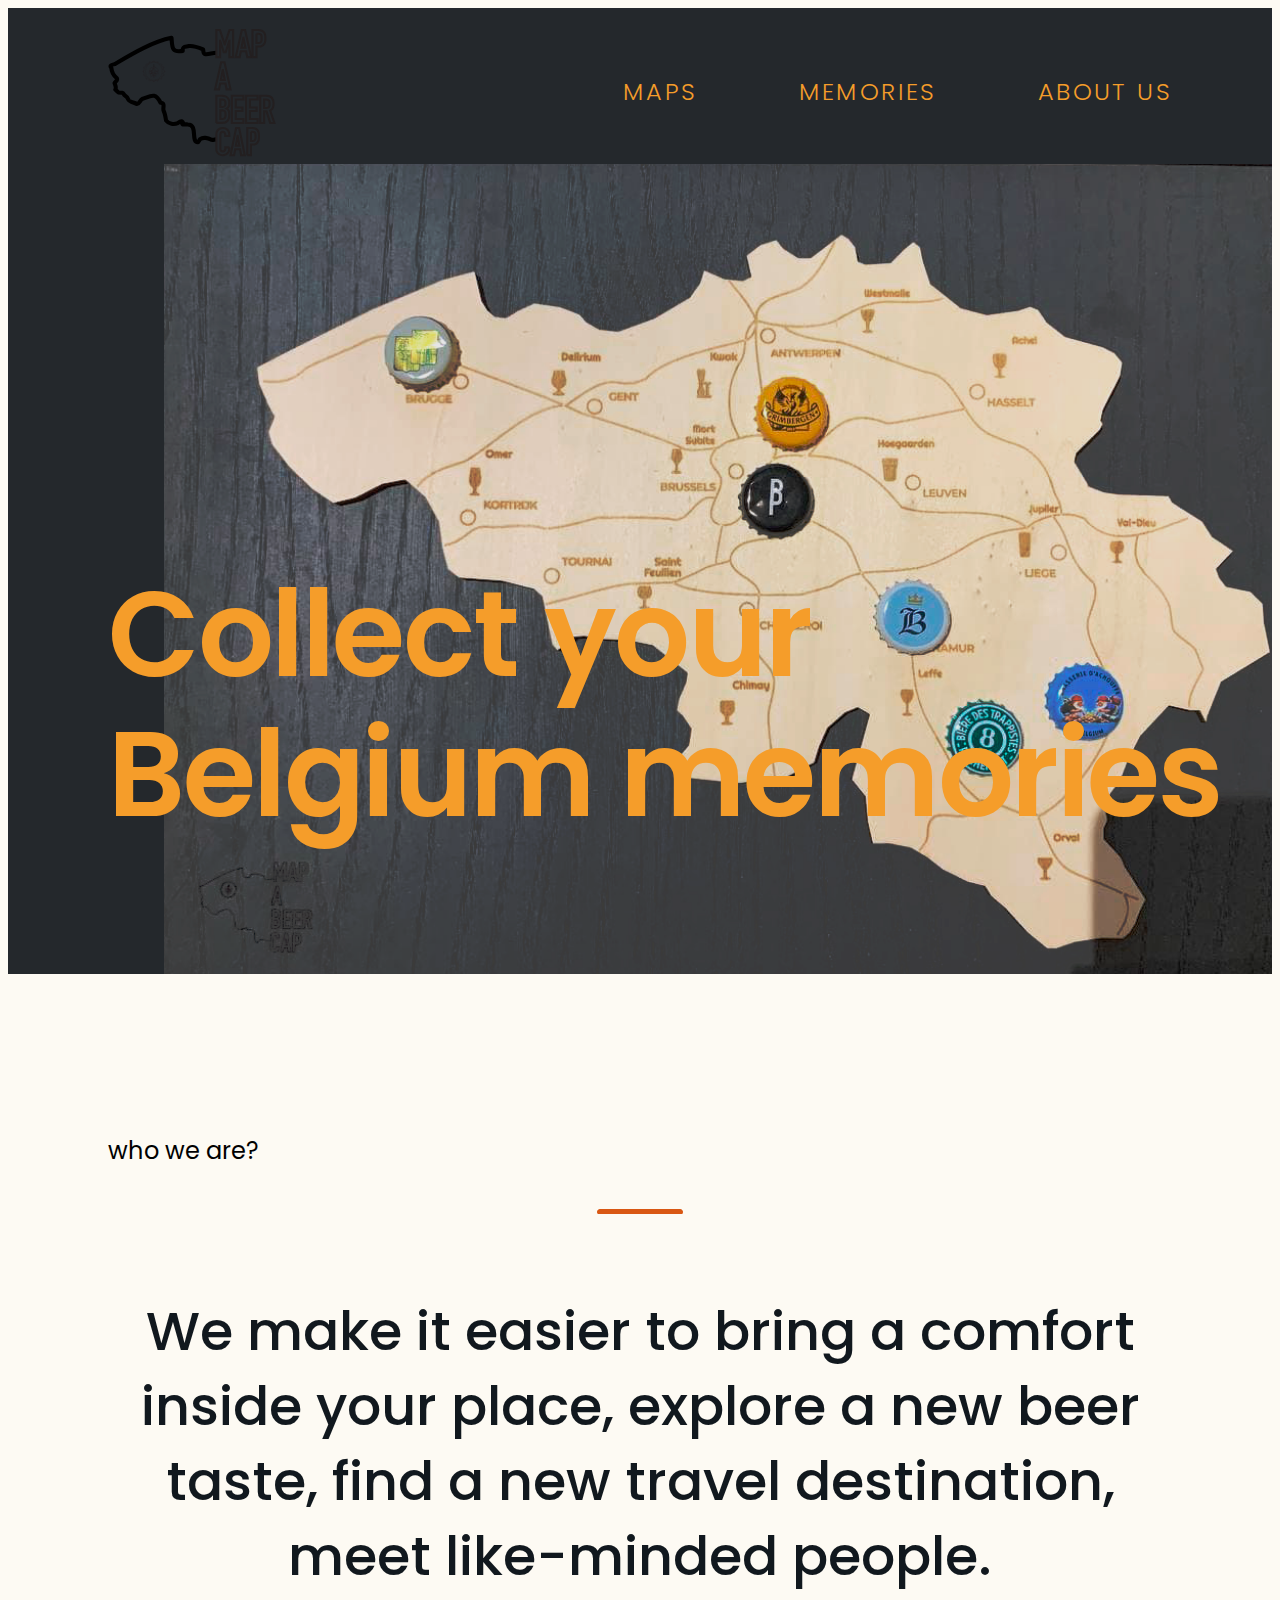
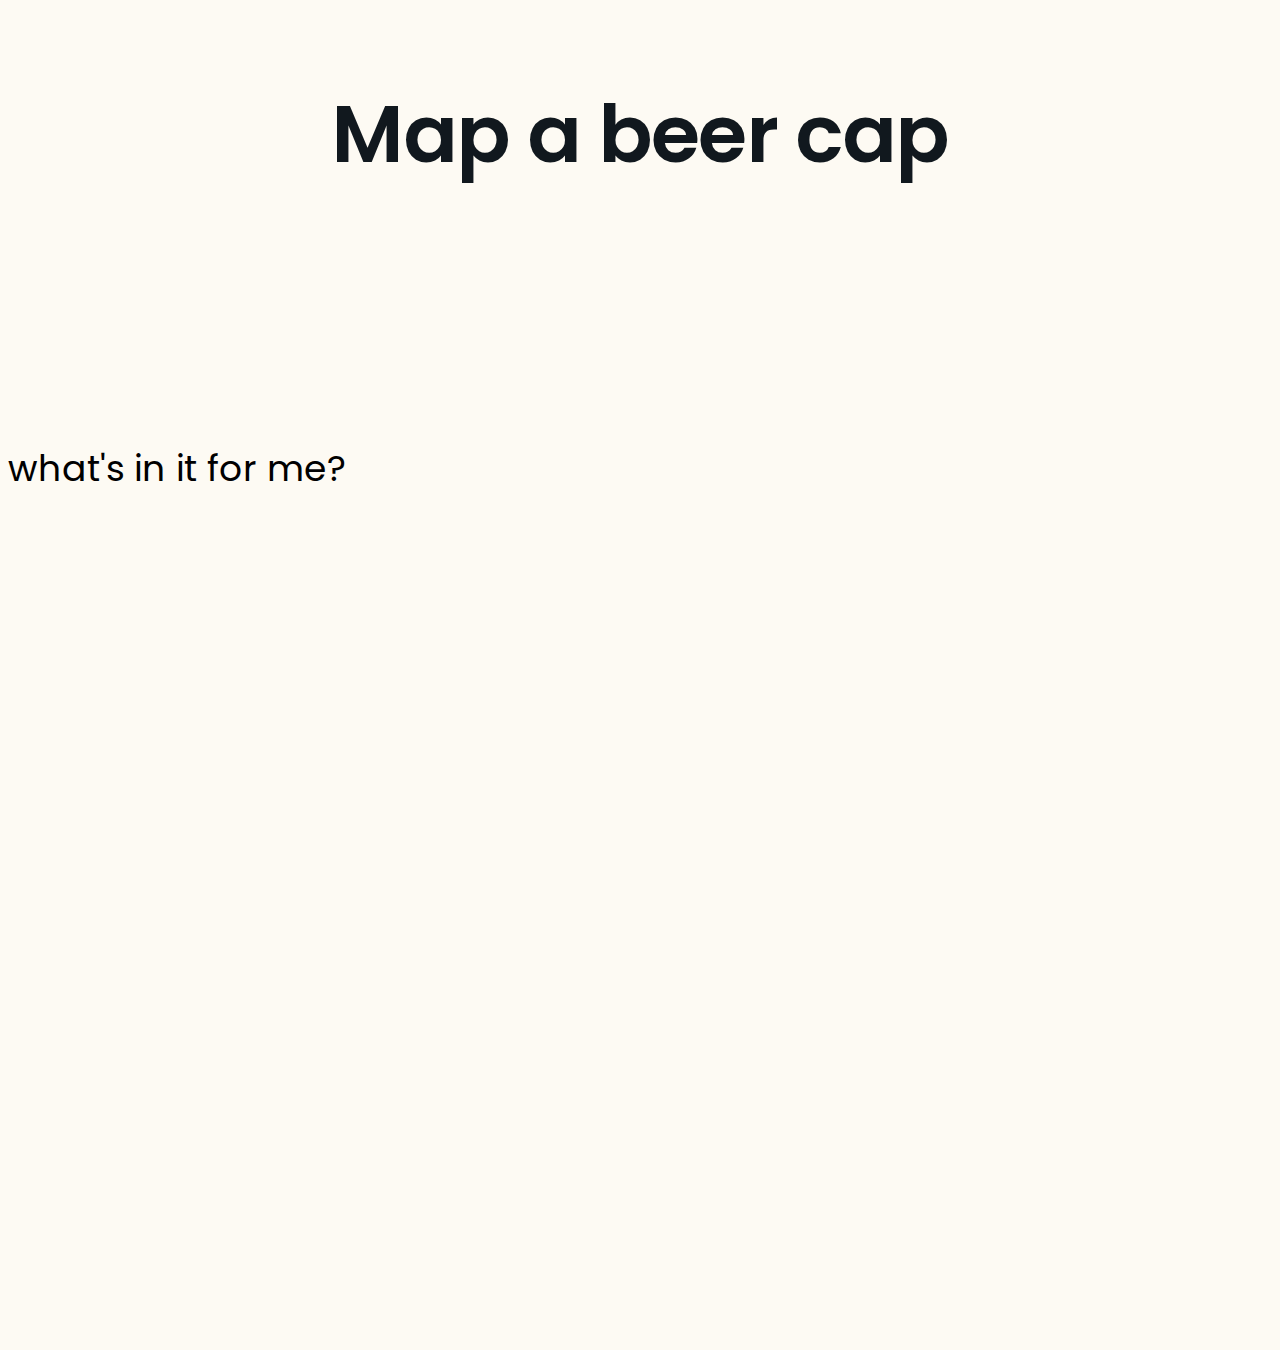
<file: index.html>
<!doctype html>
<html lang="en">
  <head>
    <!-- Required meta tags -->
    <meta charset="utf-8">
    <meta name="viewport" content="width=device-width, initial-scale=1">

    <!-- Bootstrap CSS -->
    <link href="https://cdn.jsdelivr.net/npm/bootstrap@5.1.1/dist/css/bootstrap.min.css" rel="stylesheet" integrity="sha384-F3w7mX95PdgyTmZZMECAngseQB83DfGTowi0iMjiWaeVhAn4FJkqJByhZMI3AhiU" crossorigin="anonymous">
    <link rel="shortcut icon" href="img/Logo.svg">
    <link rel="stylesheet" href="style.css">
    <title>Map a beer cap</title>
  </head>
  <body>
    <header class="header">
      <div class="header_wrapper">
        <div class="header_logo">
          <a href="/" class="header_logo-link">
            <img src="img/Logo.svg" alt="Map a beer cap" width="169px" height="129px">
          </a>
        </div>
        <nav class="header nav">
          <ul class="header_list">
            <li class="header_item">
              <a href="#!" class="header_link">maps</a>
            </li>
            <li class="header_item">
              <a href="#!" class="header_link">memories</a>
            </li>
            <li class="header_item">
              <a href="#!" class="header_link">about us</a>
            </li>
          </ul>
        </nav>
      </div>
    </div>
    </header>
    <main class="main">
      <section class="intro">
        <div class="title_container">
          <h1>Collect your Belgium memories</h1>
        </div>
      </section>
      <section class="mission">
        <div class="mission_question">
          <div class="row">
            <div class="col-12">
              <h5 class="text-center">who we are?</h5>
            </div>
          </div>
        </div>
        <div class="mission_vector">
          <img src="/img/Split_vector.png">
        </div>
        <div class="mission_statement">
          <div class="row">
            <div class="col-12">
              <h3 class="text-center">We make it easier to bring a comfort inside your place, explore a new beer taste, find a new travel destination, meet like-minded people.</h3>
            </div>
          </div>
        </div>
          <div class="row">
            <div class="col-12">
              <h2 class="text-center">Map a beer cap</h2>
            </div>
          </div>
          </div>
         </div>
      </section>
      <section class= "about_card">
        <h4 class="text-center">what's in it for me?</h4>
      </section>
    </main>





    <!-- Option 1: Bootstrap Bundle with Popper -->
    <script src="https://cdn.jsdelivr.net/npm/bootstrap@5.1.1/dist/js/bootstrap.bundle.min.js" integrity="sha384-/bQdsTh/da6pkI1MST/rWKFNjaCP5gBSY4sEBT38Q/9RBh9AH40zEOg7Hlq2THRZ" crossorigin="anonymous"></script>

  </body>
</html>
</file>
<file: style.css>
/* poppins-300 - latin */
@font-face {
    font-family: 'Poppins';
    font-style: normal;
    font-weight: 300;
    src: local(''),
         url('../fonts/poppins-v15-latin-300.woff2') format('woff2'), /* Chrome 26+, Opera 23+, Firefox 39+ */
         url('../fonts/poppins-v15-latin-300.woff') format('woff'); /* Chrome 6+, Firefox 3.6+, IE 9+, Safari 5.1+ */
  }
/* poppins-regular - latin */
@font-face {
    font-family: 'Poppins';
    font-style: normal;
    font-weight: 400;
    src: local(''),
         url('/fonts/poppins-v15-latin-regular.woff2') format('woff2'), /* Chrome 26+, Opera 23+, Firefox 39+ */
         url('/fonts/poppins-v15-latin-regular.woff') format('woff'); /* Chrome 6+, Firefox 3.6+, IE 9+, Safari 5.1+ */
  }
  /* poppins-500 - latin */
  @font-face {
    font-family: 'Poppins';
    font-style: normal;
    font-weight: 500;
    src: local(''),
         url('/fonts/poppins-v15-latin-500.woff2') format('woff2'), /* Chrome 26+, Opera 23+, Firefox 39+ */
         url('/fonts/poppins-v15-latin-500.woff') format('woff'); /* Chrome 6+, Firefox 3.6+, IE 9+, Safari 5.1+ */
  }
  /* poppins-600 - latin */
  @font-face {
    font-family: 'Poppins';
    font-style: normal;
    font-weight: 600;
    src: local(''),
         url('/fonts/poppins-v15-latin-600.woff2') format('woff2'), /* Chrome 26+, Opera 23+, Firefox 39+ */
         url('/fonts/poppins-v15-latin-600.woff') format('woff'); /* Chrome 6+, Firefox 3.6+, IE 9+, Safari 5.1+ */
  }

  /* text styles start */

  body{
    font-family: Poppins;
    font-style: normal;
    font-size: 16px;
    font-weight: 400;
    background-color: #FDFAF3;

  }
h1{
    font-weight: 600;
    font-size: 120px;
    line-height: 140px;
    /* or 117% */
    letter-spacing: -0.02em;
    color: #F59D2A;
  }
  h2 {
    font-weight: 600;
    font-size: 80px;
    line-height: 120px;
    /* identical to box height */
    text-align: center;
    letter-spacing: -0.02em;
    color: #11181E
  }
  h3 {
    font-weight: 500;
    font-size: 54px;
    line-height: 75px;
    text-align: center;
    color: #11181E
  }

h4 {
    font-weight: normal;
    font-size: 36px;
    line-height: 150%;
}
h5 {
    font-weight: normal;
    font-size: 24px;
    line-height: 140%;
}

  /* text styles end */

  /* header style start */
 .header{
    background-color: #24282C;
   /* position: fixed;
    top: 0;
    left 0;
    width: 100%; */
  }

  .header_logo-link{
      color: #D95713; /* ain't work */
  }
ul{
    list-style-type: none;
}

.header_link{
    font-weight: 300;
    font-size: 24px;
    line-height: 36px;
/* identical to box height */
    /*text-align: center; */
    letter-spacing: 0.1em;
    text-transform: uppercase;

    outline: none;
    text-decoration: none;
    padding: 2px 1px 0;
    color: #F59D2A;
}
.header_link:focus, a.header_link:hover {
    text-decoration: none;
    outline: 1px;
    color: #DB810A;
}
.header_logo{
    margin-top: 20px;
}
.header_wrapper{
    display: flex;
    flex-wrap: wrap;
    align-items: flex-end;
    justify-content: space-between;


    padding-left: 100px;
    padding-right: 100px;
    align-items: center;
}
.header_list{
    padding-top: 12px;
    display: flex;
    flex-wrap: wrap;
}

.header_item{
margin-right: 100px;
}
.header_item:last-child{
    margin-right: 0px;
}

/* header style end */

.intro{
    height: 90vh;
    /*background: url(/img/intro\ map.png) no-repeat right;
    background-size: contain;*/
    background: url(/img/intro\ map\ bg.png) no-repeat right;
    background-size: contain;
    background-color: #24282C;
}

.title_container{
    margin-left: 100px;
    max-width: 1200px;
    padding-top: 320px;
}

.mission{
    height: 100vh;
    padding-top: 120px;
    padding-left: 100px;
    padding-right: 100px;
}

.mission_question{
    margin-bottom: 20px;
}
.mission_vector{
    display: flex;
    justify-content:center;
    margin-bottom: 80px;
}
.mission_statement{
    margin-bottom: 80px;
}

.about_card{
    height: 100vh;
}
</file>
